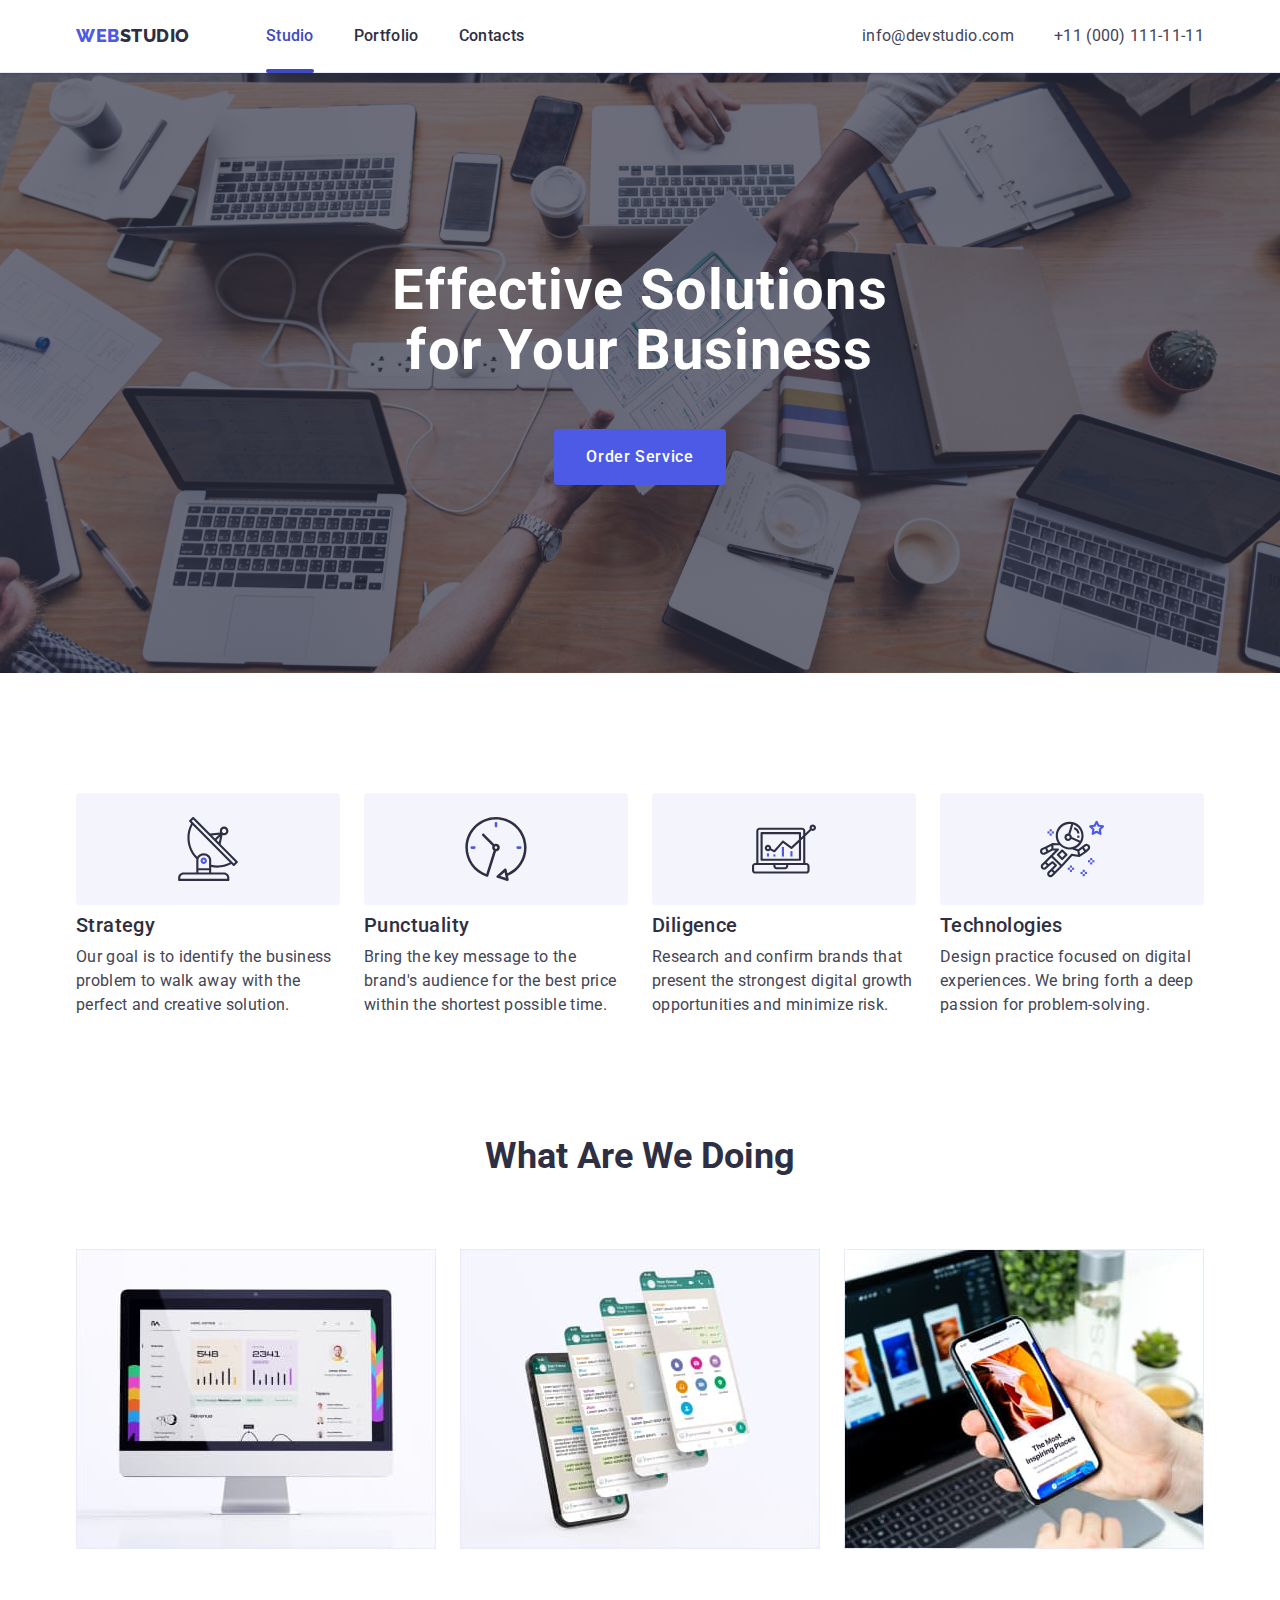
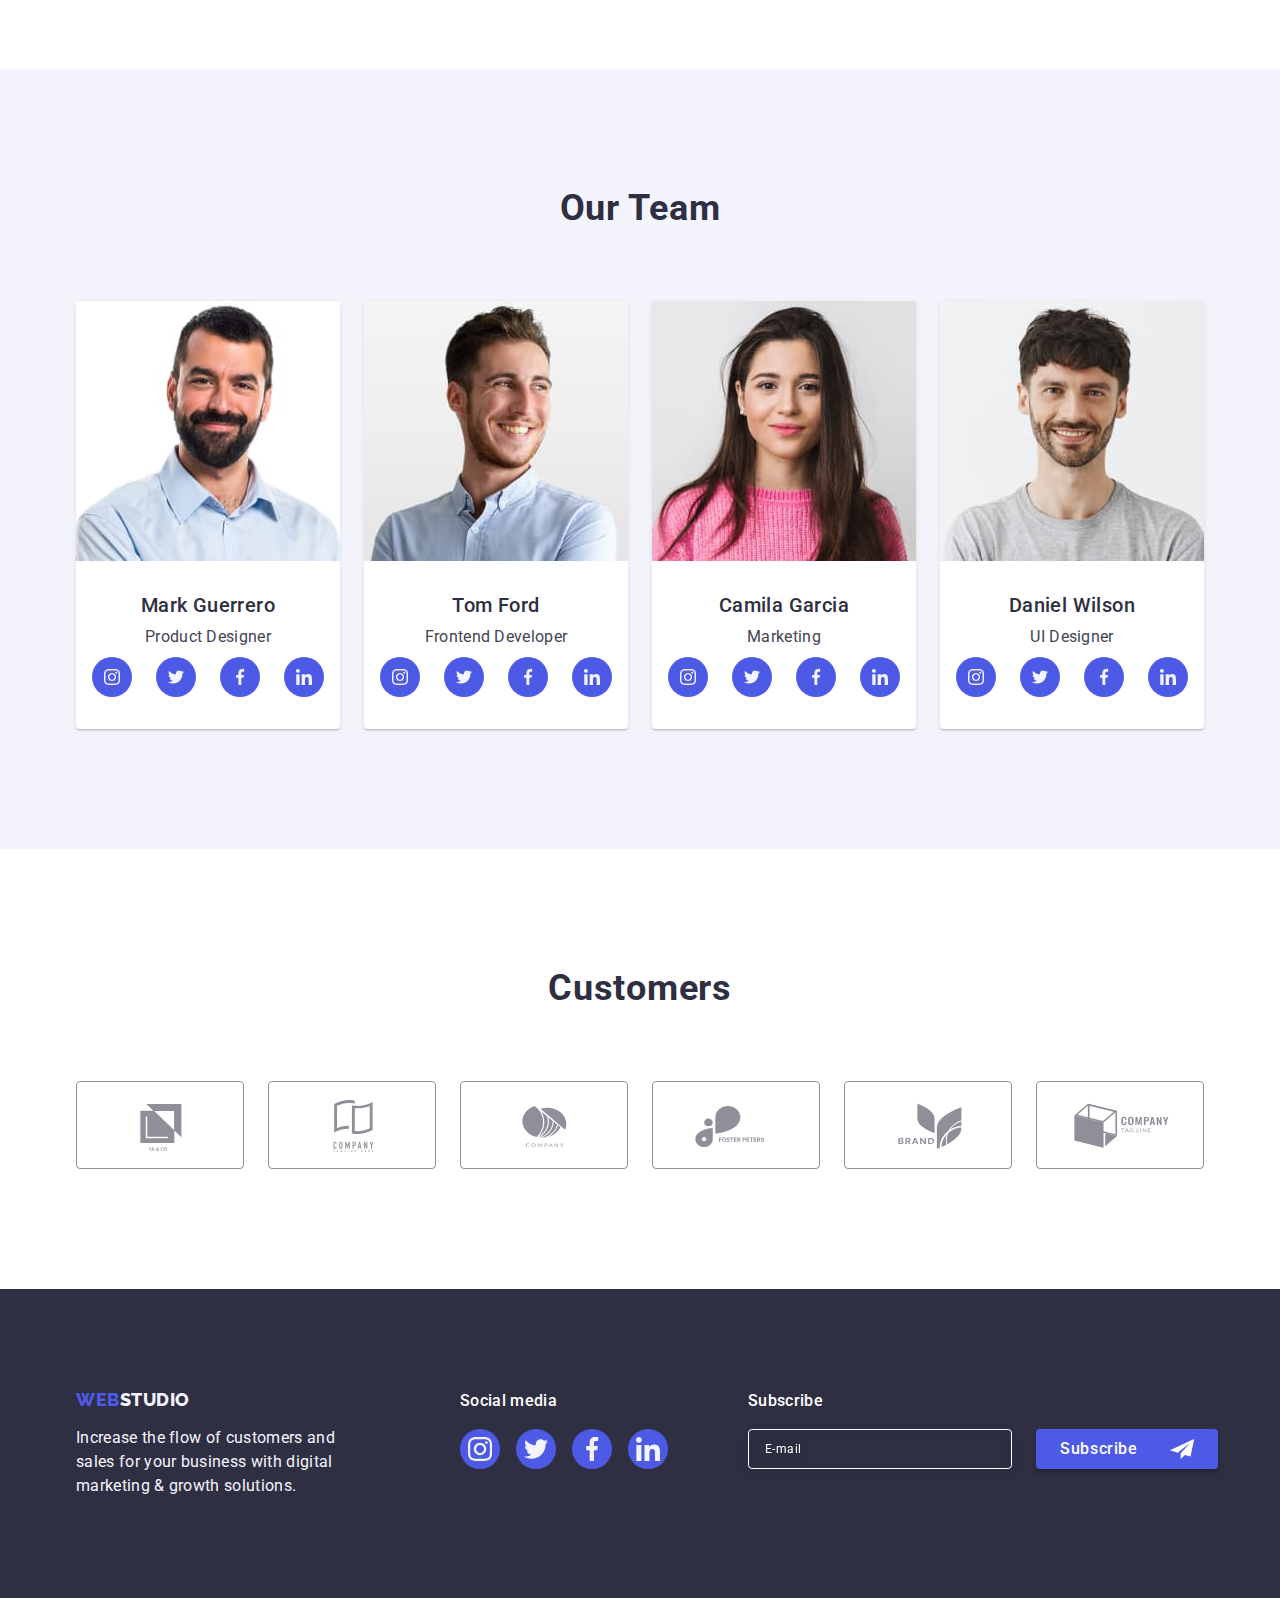
<file: index.html>
<!DOCTYPE html>
<html lang="en">
  <head>
    <meta charset="UTF-8" />
    <meta http-equiv="X-UA-Compatible" content="IE=edge" />
    <meta name="viewport" content="width=device-width, initial-scale=1.0" />
    <title>WEBStudio</title>
    <link rel="preconnect" href="https://fonts.googleapis.com" />
    <link rel="preconnect" href="https://fonts.gstatic.com" crossorigin />
    <link
      href="https://fonts.googleapis.com/css2?family=Raleway:wght@800&family=Roboto:wght@400;500;700&display=swap"
      rel="stylesheet"
    />
    <link
      rel="stylesheet"
      href="https://cdnjs.cloudflare.com/ajax/libs/modern-normalize/2.0.0/modern-normalize.min.css"
    />
    <link rel="stylesheet" href="./css/styles.css" />
  </head>
  <body>
    <header class="page-header">
      <div class="container page-header-container">
        <nav class="page-nav">
          <a class="logo link" href="./index.html"
            >Web<span class="logo-ligh">Studio</span>
          </a>
          <ul class="menu list">
            <li class="menu-item">
              <a class="menu-link link active" href="./index.html">Studio</a>
            </li>

            <li class="menu-item">
              <a class="menu-link link" href="./portfolio.html">Portfolio</a>
            </li>
            <li class="menu-item">
              <a class="menu-link link" href="">Contacts</a>
            </li>
          </ul>
        </nav>
        <address class="contacts">
          <ul class="page-contact list">
            <li class="contact-item">
              <a class="contact-mt link" href="mailto:info@devstudio.com"
                >info@devstudio.com</a
              >
            </li>
            <li class="contact-item">
              <a class="contact-mt link" href="tel:+110001111111"
                >+11 (000) 111-11-11</a
              >
            </li>
          </ul>
        </address>
      </div>
    </header>
    <main>
      <section class="designation">
        <div class="container">
          <h1 class="designation-title">
            Effective Solutions for Your Business
          </h1>
          <button type="button" class="order-btn" data-modal-open>
            Order Service
          </button>
        </div>
      </section>

      <section class="advantage">
        <div class="container">
          <h2 class="visually-hidden">Why Choose Us</h2>
          <ul class="advantage-list list">
            <li class="adv-qual">
              <div class="frame-adv-icon">
                <svg class="adv-icon" width="64" height="64">
                  <use href="./images/icons.svg#antenna"></use>
                </svg>
              </div>
              <h3 class="title-adv">Strategy</h3>
              <p class="defin-adv">
                Our goal is to identify the business problem to walk away with
                the perfect and creative solution.
              </p>
            </li>
            <li class="adv-qual">
              <div class="frame-adv-icon">
                <svg class="adv-icon" width="64" height="64">
                  <use href="./images/icons.svg#clock"></use>
                </svg>
              </div>

              <h3 class="title-adv">Punctuality</h3>
              <p class="defin-adv">
                Bring the key message to the brand's audience for the best price
                within the shortest possible time.
              </p>
            </li>
            <li class="adv-qual">
              <div class="frame-adv-icon">
                <svg class="adv-icon" width="64" height="64">
                  <use href="./images/icons.svg#diagram"></use>
                </svg>
              </div>
              <h3 class="title-adv">Diligence</h3>
              <p class="defin-adv">
                Research and confirm brands that present the strongest digital
                growth opportunities and minimize risk.
              </p>
            </li>
            <li class="adv-qual">
              <div class="frame-adv-icon">
                <svg class="adv-icon" width="64" height="64">
                  <use href="./images/icons.svg#astronaut"></use>
                </svg>
              </div>

              <h3 class="title-adv">Technologies</h3>
              <p class="defin-adv">
                Design practice focused on digital experiences. We bring forth a
                deep passion for problem-solving.
              </p>
            </li>
          </ul>
        </div>
      </section>
      <section class="ourwork">
        <div class="container">
          <h2 class="ourwork-title title-posit">What are we doing</h2>
          <ul class="ourwork-list list">
            <li class="ourwork-art">
              <img src="./images/tab.jpg" alt="tablet" />
            </li>
            <li class="ourwork-art">
              <img src="./images/smartlyer.jpg" alt="smartphone" />
            </li>
            <li class="ourwork-art">
              <img src="./images/smartspc.jpg" alt="smartphone-notedook" />
            </li>
          </ul>
        </div>
      </section>
      <section class="employ">
        <div class="container">
          <h2 class="employ-title title-posit">Our Team</h2>
          <ul class="employ-list list">
            <li class="employ-item">
              <img src="./images/mark.jpg" alt="mark" width="264" />
              <div class="empl-card">
                <h3 class="empl card-title-posit">Mark Guerrero</h3>
                <p class="empl-prof card-txt-posit">Product Designer</p>
                <ul class="list empl-soc-posit">
                  <li class="empl-soc-list">
                    <a href="https://www.instagram.com/" class="empl-links"
                      ><svg class="empl-icon" width="16" height="16">
                        <use href="./images/icons.svg#instagram"></use>
                      </svg>
                    </a>
                  </li>
                  <li class="empl-soc-list">
                    <a href="https://twitter.com/" class="empl-links">
                      <svg class="empl-icon" width="16" height="16">
                        <use href="./images/icons.svg#twitter"></use>
                      </svg>
                    </a>
                  </li>
                  <li class="empl-soc-list">
                    <a href="https://uk-ua.facebook.com/" class="empl-links"
                      ><svg class="empl-icon" width="16" height="16">
                        <use href="./images/icons.svg#facebook"></use>
                      </svg>
                    </a>
                  </li>
                  <li class="empl-soc-list">
                    <a href="https://www.linkedin.com/" class="empl-links"
                      ><svg class="empl-icon" width="16" height="16">
                        <use href="./images/icons.svg#likedin"></use>
                      </svg>
                    </a>
                  </li>
                </ul>
              </div>
            </li>

            <li class="employ-item">
              <img src="./images/tom.jpg" alt="tom" width="264" />
              <div class="empl-card">
                <h3 class="empl card-title-posit">Tom Ford</h3>
                <p class="empl-prof card-txt-posit">Frontend Developer</p>
                <ul class="list empl-soc-posit">
                  <li class="empl-soc-list">
                    <a href="https://www.instagram.com/" class="empl-links"
                      ><svg class="empl-icon" width="16" height="16">
                        <use href="./images/icons.svg#instagram"></use>
                      </svg>
                    </a>
                  </li>
                  <li class="empl-soc-list">
                    <a href="https://twitter.com/" class="empl-links">
                      <svg class="empl-icon" width="16" height="16">
                        <use href="./images/icons.svg#twitter"></use>
                      </svg>
                    </a>
                  </li>
                  <li class="empl-soc-list">
                    <a href="https://uk-ua.facebook.com/" class="empl-links"
                      ><svg class="empl-icon" width="16" height="16">
                        <use href="./images/icons.svg#facebook"></use>
                      </svg>
                    </a>
                  </li>
                  <li class="empl-soc-list">
                    <a href="https://www.linkedin.com/" class="empl-links"
                      ><svg class="empl-icon" width="16" height="16">
                        <use href="./images/icons.svg#likedin"></use>
                      </svg>
                    </a>
                  </li>
                </ul>
              </div>
            </li>
            <li class="employ-item">
              <img src="./images/gamila.jpg" alt="gamila" width="264" />
              <div class="empl-card">
                <h3 class="empl card-title-posit">Camila Garcia</h3>
                <p class="empl-prof card-txt-posit">Marketing</p>
                <ul class="list empl-soc-posit">
                  <li class="empl-soc-list">
                    <a href="https://www.instagram.com/" class="empl-links"
                      ><svg class="empl-icon" width="16" height="16">
                        <use href="./images/icons.svg#instagram"></use>
                      </svg>
                    </a>
                  </li>
                  <li class="empl-soc-list">
                    <a href="https://twitter.com/" class="empl-links">
                      <svg class="empl-icon" width="16" height="16">
                        <use href="./images/icons.svg#twitter"></use>
                      </svg>
                    </a>
                  </li>
                  <li class="empl-soc-list">
                    <a href="https://uk-ua.facebook.com/" class="empl-links"
                      ><svg class="empl-icon" width="16" height="16">
                        <use href="./images/icons.svg#facebook"></use>
                      </svg>
                    </a>
                  </li>
                  <li class="empl-soc-list">
                    <a href="https://www.linkedin.com/" class="empl-links"
                      ><svg class="empl-icon" width="16" height="16">
                        <use href="./images/icons.svg#likedin"></use>
                      </svg>
                    </a>
                  </li>
                </ul>
              </div>
            </li>
            <li class="employ-item">
              <img src="./images/daniel.jpg" alt="daniel" width="264" />
              <div class="empl-card">
                <h3 class="empl card-title-posit">Daniel Wilson</h3>
                <p class="empl-prof card-txt-posit">UI Designer</p>
                <ul class="list empl-soc-posit">
                  <li class="empl-soc-list">
                    <a href="https://www.instagram.com/" class="empl-links"
                      ><svg class="empl-icon" width="16" height="16">
                        <use href="./images/icons.svg#instagram"></use>
                      </svg>
                    </a>
                  </li>
                  <li class="empl-soc-list">
                    <a href="https://twitter.com/" class="empl-links">
                      <svg class="empl-icon" width="16" height="16">
                        <use href="./images/icons.svg#twitter"></use>
                      </svg>
                    </a>
                  </li>
                  <li class="empl-soc-list">
                    <a href="https://uk-ua.facebook.com/" class="empl-links"
                      ><svg class="empl-icon" width="16" height="16">
                        <use href="./images/icons.svg#facebook"></use>
                      </svg>
                    </a>
                  </li>
                  <li class="empl-soc-list">
                    <a href="https://www.linkedin.com/" class="empl-links"
                      ><svg class="empl-icon" width="16" height="16">
                        <use href="./images/icons.svg#likedin"></use>
                      </svg>
                    </a>
                  </li>
                </ul>
              </div>
            </li>
          </ul>
        </div>
      </section>
      <section class="custom">
        <div class="container">
          <h2 class="custom-title">Customers</h2>
          <ul class="list list-custom-icon">
            <li class="list-custom-point">
              <a href="#" class="link-custom-point">
                <svg class="custom-icon" width="104" height="56">
                  <use href="./images/icons.svg#group1"></use>
                </svg>
              </a>
            </li>
            <li class="list-custom-point">
              <a href="#" class="link-custom-point">
                <svg class="custom-icon" width="104" height="56">
                  <use href="./images/icons.svg#group2"></use>
                </svg>
              </a>
            </li>
            <li class="list-custom-point">
              <a href="#" class="link-custom-point">
                <svg class="custom-icon" width="104" height="56">
                  <use href="./images/icons.svg#group3"></use>
                </svg>
              </a>
            </li>
            <li class="list-custom-point">
              <a href="#" class="link-custom-point">
                <svg class="custom-icon" width="104" height="56">
                  <use href="./images/icons.svg#group4"></use>
                </svg>
              </a>
            </li>
            <li class="list-custom-point">
              <a href="#" class="link-custom-point">
                <svg class="custom-icon" width="104" height="56">
                  <use href="./images/icons.svg#group5"></use>
                </svg>
              </a>
            </li>
            <li class="list-custom-point">
              <a href="#" class="link-custom-point">
                <svg class="custom-icon" width="104" height="56">
                  <use href="./images/icons.svg#group6"></use>
                </svg>
              </a>
            </li>
          </ul>
        </div>
      </section>
    </main>
    <footer class="vault">
      <div class="container vault-container">
        <div class="vault-list">
          <a class="logo link logo-valut" href="./index.html"
            >Web<span class="logo-dark">Studio</span>
          </a>
          <p class="vault-txt">
            Increase the flow of customers and sales for your business with
            digital marketing & growth solutions.
          </p>
        </div>

        <div class="valut-soc">
          <p class="vault-soc-title">Social media</p>
          <ul class="list valut-soc-posit">
            <li class="valut-soc-list">
              <a href="https://www.instagram.com/" class="valut-links"
                ><svg class="valut-icon" width="24" height="24">
                  <use href="./images/icons.svg#instagram"></use>
                </svg>
              </a>
            </li>
            <li class="valut-soc-list">
              <a href="https://twitter.com/" class="valut-links">
                <svg class="valut-icon" width="24" height="24">
                  <use href="./images/icons.svg#twitter"></use>
                </svg>
              </a>
            </li>
            <li class="valut-soc-list">
              <a href="https://uk-ua.facebook.com/" class="valut-links"
                ><svg class="valut-icon" width="24" height="24">
                  <use href="./images/icons.svg#facebook"></use>
                </svg>
              </a>
            </li>
            <li class="valut-soc-list">
              <a href="https://www.linkedin.com/" class="valut-links"
                ><svg class="valut-icon" width="24" height="24">
                  <use href="./images/icons.svg#likedin"></use>
                </svg>
              </a>
            </li>
          </ul>
        </div>
        <div class="vault-sub">
          <p class="vault-sub-title">Subscribe</p>
          <form class="valut-form">
            <label class="valut-form-label">
              <input
                type="email"
                name="valut-email"
                class="valut-input"
                placeholder="E-mail"
              />
            </label>

            <button type="submit" class="valut-input-btn">
              Subscribe

              <svg width="24" height="24" class="subscribe-icon">
                <use href="./images/icons.svg#tg"></use>
              </svg>
            </button>
          </form>
        </div>
      </div>
    </footer>
    <div class="modal-shell is-hidden" data-modal>
      <div class="modal-w" data-modal-open>
        <button class="close-modal-w" type="button" data-modal-close>
          <svg class="modal-close-icon" width="8" height="8">
            <use href="./images/icons.svg#close"></use>
          </svg>
        </button>
        <p class="modal-title">Leave your contacts and we will call you back</p>
        <form class="modal-form">
          <div class="modal-form-cont">
            <label for="user-name" class="modal-form-label">Name</label>
            <div class="modal-input-cont">
              <input
                id="user-name"
                name="user-name"
                type="text"
                class="modal-input"
              />
              <svg class="modal-icon-user" width="18" height="24">
                <use href="./images/icons.svg#name"></use>
              </svg>
            </div>
          </div>
          <div class="modal-form-cont">
            <label for="phone" class="modal-form-label">Phone</label>
            <div class="modal-input-cont">
              <input id="phone" name="phone" type="tel" class="modal-input" />
              <svg class="modal-icon-user" width="18" height="24">
                <use href="./images/icons.svg#tel"></use>
              </svg>
            </div>
          </div>
          <div class="modal-form-cont">
            <label for="email" class="modal-form-label">Email</label>
            <div class="modal-input-cont">
              <input id="email" name="email" type="email" class="modal-input" />
              <svg class="modal-icon-user" width="18" height="24">
                <use href="./images/icons.svg#mail"></use>
              </svg>
            </div>
          </div>
          <div class="modal-form-comment">
            <label for="user-comment" class="modal-form-label">Comment</label>
            <textarea
              name="user-comment"
              id="user-comment"
              placeholder="Text input"
              class="modal-textarea"
            ></textarea>
          </div>
          <div class="modal-chek">
            <input
              value="true"
              name="user-privacy"
              type="checkbox"
              id="user-privacy"
              class="modal-chek-input visually-hidden"
            />

            <label class="modal-chek-label" for="user-privacy"
              ><span class="modal-chek-span">
                <svg width="10" height="8" class="modal-chek-icon">
                  <use href="./images/icons.svg#bird"></use>
                </svg>
              </span>
              I accept the terms and conditions of the

              <a class="modal-chek-link" href="">Privacy Policy</a>
            </label>
          </div>
          <button class="modal-btn-send">Send</button>
        </form>
      </div>
    </div>
    <script src="./js/modal.js"></script>
  </body>
</html>
</file>
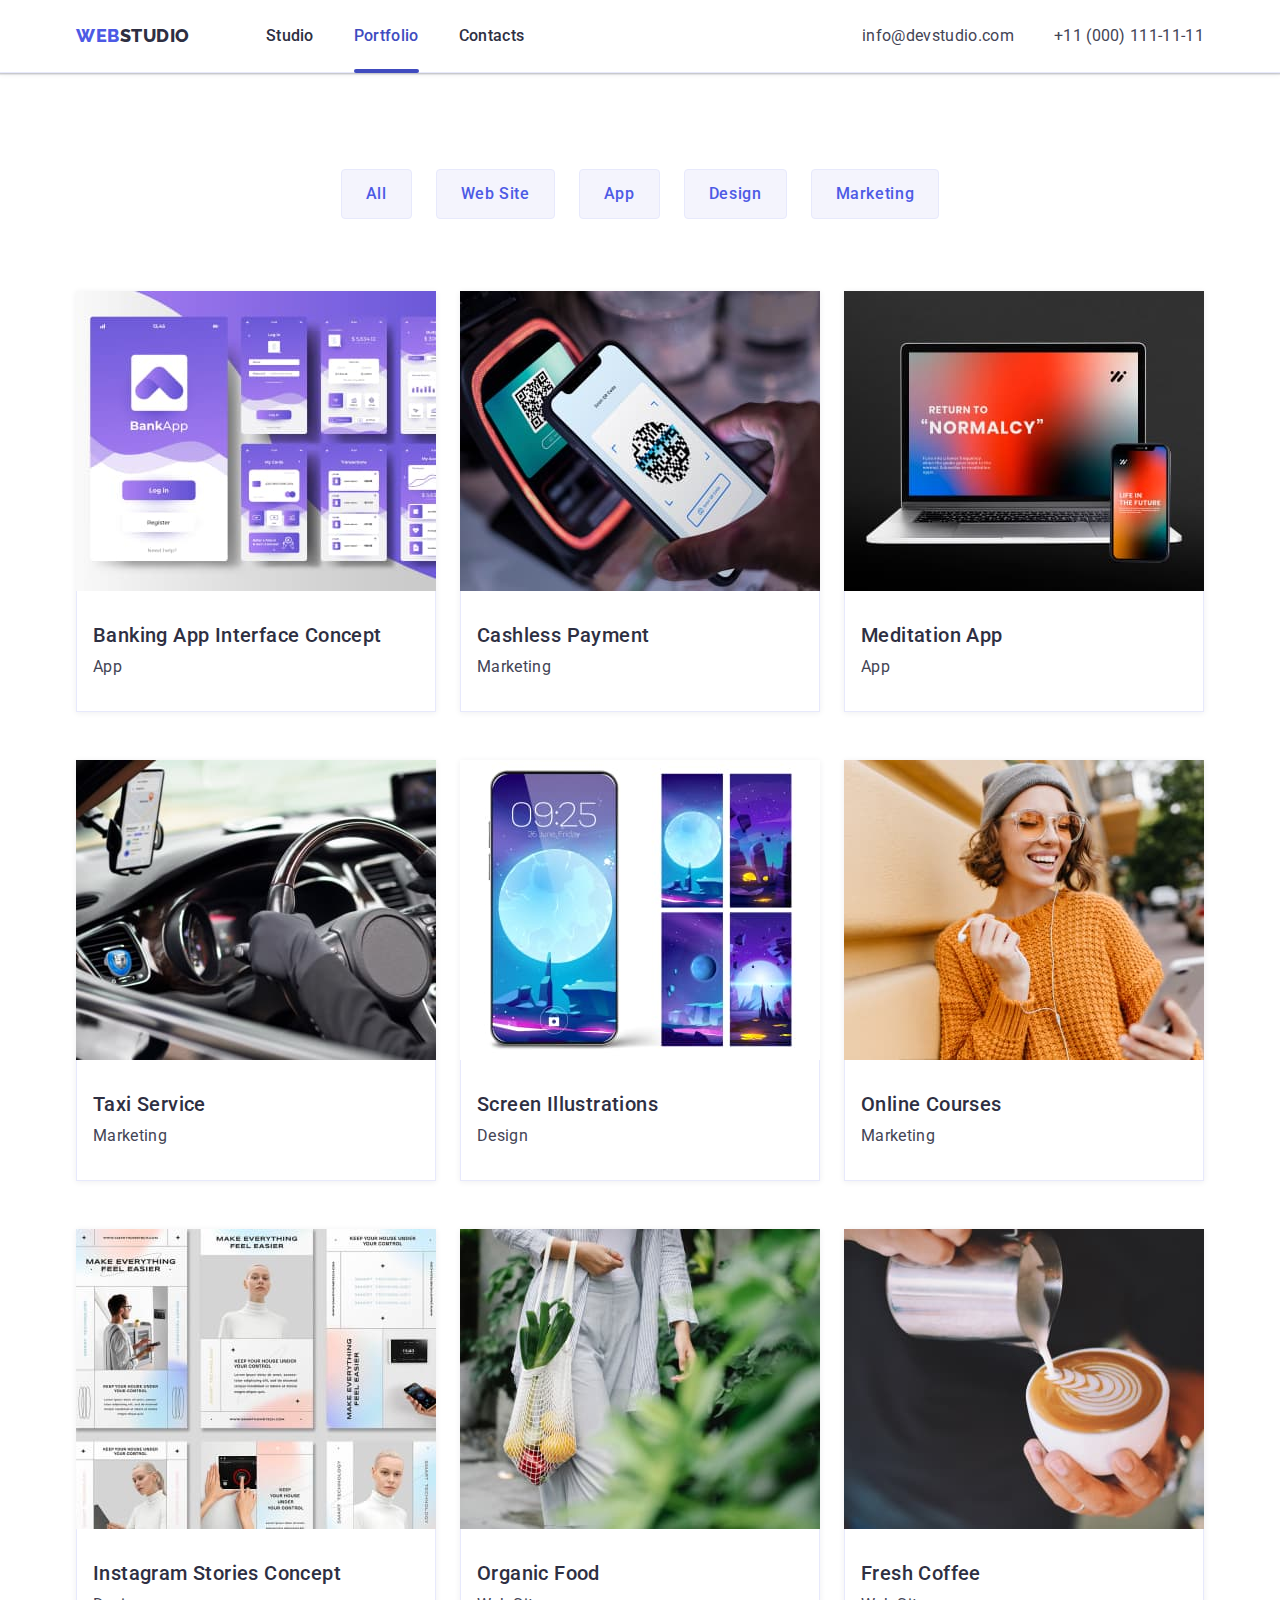
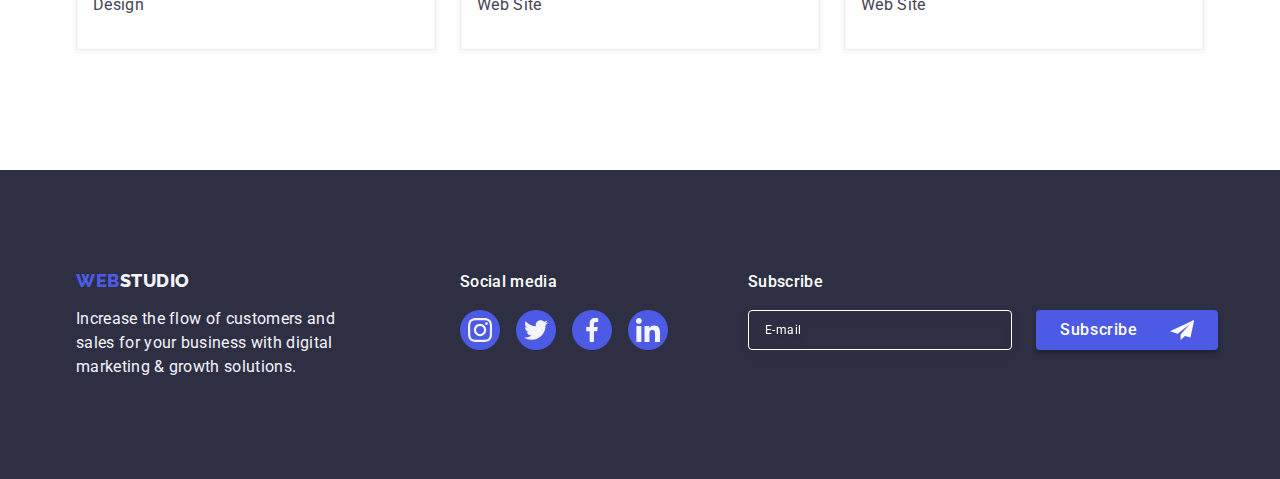
<file: portfolio.html>
<!DOCTYPE html>
<html lang="en">
  <head>
    <meta charset="UTF-8" />
    <meta http-equiv="X-UA-Compatible" content="IE=edge" />
    <meta name="viewport" content="width=device-width, initial-scale=1.0" />
    <title>Portfolio</title>
    <link rel="preconnect" href="https://fonts.googleapis.com" />
    <link rel="preconnect" href="https://fonts.gstatic.com" crossorigin />
    <link
      href="https://fonts.googleapis.com/css2?family=Raleway:wght@800&family=Roboto:wght@400;500;700&display=swap"
      rel="stylesheet"
    />
    <link
      rel="stylesheet"
      href="https://cdnjs.cloudflare.com/ajax/libs/modern-normalize/2.0.0/modern-normalize.min.css"
    />
    <link rel="stylesheet" href="./css/styles.css" />
  </head>
  <body>
    <header class="page-header">
      <div class="container page-header-container">
        <nav class="page-nav">
          <a class="logo link" href="./index.html"
            >Web<span class="logo-ligh">Studio</span>
          </a>
          <ul class="menu list">
            <li class="menu-item">
              <a class="menu-link link" href="./index.html">Studio</a>
            </li>

            <li class="menu-item">
              <a class="menu-link link active" href="./portfolio.html"
                >Portfolio</a
              >
            </li>
            <li class="menu-item">
              <a class="menu-link link" href="">Contacts</a>
            </li>
          </ul>
        </nav>
        <address class="contacts">
          <ul class="page-contact list">
            <li class="contact-item">
              <a class="contact-mt link" href="mailto:info@devstudio.com"
                >info@devstudio.com</a
              >
            </li>
            <li class="contact-item">
              <a class="contact-mt link" href="tel:+110001111111"
                >+11 (000) 111-11-11</a
              >
            </li>
          </ul>
        </address>
      </div>
    </header>
    <main>
      <section class="fold">
        <div class="container">
          <h1 class="visually-hidden">Portfolio</h1>
          <ul class="btn-list list">
            <li><button type="button" class="guide-btn link">All</button></li>
            <li>
              <button type="button" class="guide-btn link">Web Site</button>
            </li>
            <li><button type="button" class="guide-btn link">App</button></li>
            <li>
              <button type="button" class="guide-btn link">Design</button>
            </li>
            <li>
              <button type="button" class="guide-btn link">Marketing</button>
            </li>
          </ul>

          <ul class="all-cont list link">
            <li class="all-cont-posit">
              <a class="link all-cont-link" href=""
                ><div class="img-box">
                  <img
                    src="./images/imgof.jpg"
                    width="360"
                    alt="menu-concept"
                  />
                  <p class="img-box-txt">
                    14 Stylish and User-Friendly App Design Concepts · Task
                    Manager App · Calorie Tracker App · Exotic Fruit Ecommerce
                    App · Cloud Storage App
                  </p>
                </div>
                <div class="frame">
                  <h2 class="card-title-posit specification">
                    Banking App Interface Concept
                  </h2>
                  <p class="card-txt-posit specification-p">App</p>
                </div>
              </a>
            </li>
            <li class="all-cont-posit">
              <a class="link all-cont-link" href="">
                <div class="img-box">
                  <img
                    src="./images/imgos.jpg"
                    width="360"
                    alt="qr-code-smartphone"
                  />
                  <p class="img-box-txt">
                    14 Stylish and User-Friendly App Design Concepts · Task
                    Manager App · Calorie Tracker App · Exotic Fruit Ecommerce
                    App · Cloud Storage App
                  </p>
                </div>
                <div class="frame">
                  <h2 class="card-title-posit specification">
                    Cashless Payment
                  </h2>
                  <p class="card-txt-posit specification-p">Marketing</p>
                </div></a
              >
            </li>
            <li class="all-cont-posit">
              <a class="link all-cont-link" href="">
                <div class="img-box">
                  <img
                    src="./images/imgot.jpg"
                    width="360"
                    alt="smartphone-and-notebook"
                  />
                  <p class="img-box-txt">
                    14 Stylish and User-Friendly App Design Concepts · Task
                    Manager App · Calorie Tracker App · Exotic Fruit Ecommerce
                    App · Cloud Storage App
                  </p>
                </div>
                <div class="frame">
                  <h2 class="card-title-posit specification">Meditation App</h2>
                  <p class="card-txt-posit specification-p">App</p>
                </div></a
              >
            </li>
            <li class="all-cont-posit">
              <a class="link all-cont-link" href="">
                <div class="img-box">
                  <img
                    src="./images/imgtf.jpg"
                    width="360"
                    alt="car-interior"
                  />
                  <p class="img-box-txt">
                    14 Stylish and User-Friendly App Design Concepts · Task
                    Manager App · Calorie Tracker App · Exotic Fruit Ecommerce
                    App · Cloud Storage App
                  </p>
                </div>
                <div class="frame">
                  <h2 class="card-title-posit specification">Taxi Service</h2>
                  <p class="card-txt-posit specification-p">Marketing</p>
                </div></a
              >
            </li>
            <li class="all-cont-posit">
              <a class="link all-cont-link" href="">
                <div class="img-box">
                  <img
                    src="./images/imgts.jpg"
                    width="360"
                    alt="smartphone-moon"
                  />
                  <p class="img-box-txt">
                    14 Stylish and User-Friendly App Design Concepts · Task
                    Manager App · Calorie Tracker App · Exotic Fruit Ecommerce
                    App · Cloud Storage App
                  </p>
                </div>
                <div class="frame">
                  <h2 class="card-title-posit specification">
                    Screen Illustrations
                  </h2>
                  <p class="card-txt-posit specification-p">Design</p>
                </div></a
              >
            </li>
            <li class="all-cont-posit">
              <a class="link all-cont-link" href="">
                <div class="img-box">
                  <img src="./images/imgtt.jpg" width="360" alt="girl" />
                  <p class="img-box-txt">
                    14 Stylish and User-Friendly App Design Concepts · Task
                    Manager App · Calorie Tracker App · Exotic Fruit Ecommerce
                    App · Cloud Storage App
                  </p>
                </div>
                <div class="frame">
                  <h2 class="card-title-posit specification">Online Courses</h2>
                  <p class="card-txt-posit specification-p">Marketing</p>
                </div></a
              >
            </li>
            <li class="all-cont-posit">
              <a class="link all-cont-link" href="">
                <div class="img-box">
                  <img
                    src="./images/imgthf.jpg"
                    width="360"
                    alt="photo-woman"
                  />
                  <p class="img-box-txt">
                    14 Stylish and User-Friendly App Design Concepts · Task
                    Manager App · Calorie Tracker App · Exotic Fruit Ecommerce
                    App · Cloud Storage App
                  </p>
                </div>
                <div class="frame">
                  <h2 class="card-title-posit specification">
                    Instagram Stories Concept
                  </h2>
                  <p class="card-txt-posit specification-p">Design</p>
                </div></a
              >
            </li>
            <li class="all-cont-posit">
              <a class="link all-cont-link" href="">
                <div class="img-box">
                  <img
                    src="./images/imgths.jpg"
                    width="360"
                    alt="wegetable-in-bag"
                  />
                  <p class="img-box-txt">
                    14 Stylish and User-Friendly App Design Concepts · Task
                    Manager App · Calorie Tracker App · Exotic Fruit Ecommerce
                    App · Cloud Storage App
                  </p>
                </div>

                <div class="frame">
                  <h2 class="card-title-posit specification">Organic Food</h2>
                  <p class="card-txt-posit specification-p">Web Site</p>
                </div></a
              >
            </li>
            <li class="all-cont-posit">
              <a class="link all-cont-link" href="">
                <div class="img-box">
                  <img src="./images/imgtht.jpg" width="360" alt="cofe-late" />
                  <p class="img-box-txt">
                    14 Stylish and User-Friendly App Design Concepts · Task
                    Manager App · Calorie Tracker App · Exotic Fruit Ecommerce
                    App · Cloud Storage App
                  </p>
                </div>
                <div class="frame">
                  <h2 class="card-title-posit specification">Fresh Coffee</h2>
                  <p class="card-txt-posit specification-p">Web Site</p>
                </div></a
              >
            </li>
          </ul>
        </div>
      </section>
    </main>
    <footer class="vault">
      <div class="container vault-container">
        <div class="vault-list">
          <a class="logo link logo-valut" href="./index.html"
            >Web<span class="logo-dark">Studio</span>
          </a>
          <p class="vault-txt">
            Increase the flow of customers and sales for your business with
            digital marketing & growth solutions.
          </p>
        </div>

        <div class="valut-soc">
          <p class="vault-soc-title">Social media</p>
          <ul class="list valut-soc-posit">
            <li class="valut-soc-list">
              <a href="https://www.instagram.com/" class="valut-links"
                ><svg class="valut-icon" width="24" height="24">
                  <use href="./images/icons.svg#instagram"></use>
                </svg>
              </a>
            </li>
            <li class="valut-soc-list">
              <a href="https://twitter.com/" class="valut-links">
                <svg class="valut-icon" width="24" height="24">
                  <use href="./images/icons.svg#twitter"></use>
                </svg>
              </a>
            </li>
            <li class="valut-soc-list">
              <a href="https://uk-ua.facebook.com/" class="valut-links"
                ><svg class="valut-icon" width="24" height="24">
                  <use href="./images/icons.svg#facebook"></use>
                </svg>
              </a>
            </li>
            <li class="valut-soc-list">
              <a href="https://www.linkedin.com/" class="valut-links"
                ><svg class="valut-icon" width="24" height="24">
                  <use href="./images/icons.svg#likedin"></use>
                </svg>
              </a>
            </li>
          </ul>
        </div>
        <div class="vault-sub">
          <p class="vault-sub-title">Subscribe</p>
          <form class="valut-form">
            <label class="valut-form-label">
              <input
                type="email"
                name="valut-email"
                class="valut-input"
                placeholder="E-mail"
            /></label>

            <button type="submit" class="valut-input-btn">
              Subscribe

              <svg width="24" height="24" class="subscribe-icon">
                <use href="./images/icons.svg#tg"></use>
              </svg>
            </button>
          </form>
        </div>
      </div>
    </footer>
  </body>
</html>
</file>
<file: css/styles.css>
.list {
  list-style: none;
}
.link {
  text-decoration: none;
}
button {
  cursor: pointer;
}

h1,
h2,
h3,
h4,
p {
  margin-top: 0;
  margin-bottom: 0;
}
ul,
ol {
  margin-top: 0;
  margin-bottom: 0;
  margin-left: 0;
  padding: 0;
}

img {
  display: block;
}

.container {
  width: 1158px;
  margin: 0 auto;
  padding: 0 15px;
}

.visually-hidden {
  position: absolute;
  width: 1px;
  height: 1px;
  margin: -1px;
  border: 0;
  padding: 0;
  white-space: nowrap;
  clip-path: inset(100%);
  clip: rect(0 0 0 0);
  overflow: hidden;
}

.title-posit {
  margin-bottom: 72px;
}
.card-title-posit {
  margin-bottom: 8px;
}

.logo {
  display: inline-block;
  text-transform: uppercase;
  font-family: "Raleway", sans-serif;
  font-weight: 800;
  font-size: 18px;
  line-height: 1.17;
  letter-spacing: 0.03em;
  color: var(--subsid-color);
  margin-right: 76px;
}
.logo-valut {
  margin-bottom: 16px;
}

.logo-ligh {
  color: var(--ancillary-color);
}

.logo-dark {
  color: var(--log-stud-col);
}

:root {
  --subsid-color: #4d5ae5;
  --logo-font: "Raleway", sans-serif;
  --dark-bgr: #2e2f42;
  --ancillary-color: #2e2f42;
  --backgr-color: #ffffff;
  --log-stud-col: #f4f4fd;
  --body-color: #434455;
  --backgr-btn: #404bbf;
  --fold-btn-color: #e7e9fc;
  --frame-custom-color: #8e8f99;
  --hfsoc-valut: #31d0aa;
  --modal-color: #fcfcfc;
}

body {
  font-family: "Raleway", sans-serif;
  font-family: "Roboto", sans-serif;
  background-color: var(--backgr-color);
  color: var(--body-color);
}

.page-header {
  background-color: color #e7e9fc;
  display: flex;
  border-bottom: 1px solid #e7e9fc;
  position: relative;
  color: var(--backgr-btn);
  box-shadow: 0px 2px 1px rgba(46, 47, 66, 0.08),
    0px 1px 1px rgba(46, 47, 66, 0.16), 0px 1px 6px rgba(46, 47, 66, 0.08);
}

.page-header-container {
  display: flex;
  align-items: center;
}

.page-nav {
  display: flex;
  align-items: center;
}

.menu {
  display: flex;
  gap: 40px;
}

.menu-link {
  font-weight: 500;
  font-size: 16px;
  letter-spacing: 0.02em;
  line-height: 1.5;
  color: var(--ancillary-color);
  padding: 0 15px;
  display: block;
  padding: 24px 0;
  position: relative;
  transition: color 250ms cubic-bezier(0.4, 0, 0.2, 1);
}
.menu-link:hover,
.menu-link:focus {
  color: var(--backgr-btn);
}

.menu-link.active {
  color: var(--backgr-btn);
}

.menu-link.active::after {
  content: "";
  position: absolute;
  left: 0;
  bottom: -1px;
  display: block;
  width: 100%;
  height: 4px;
  border-radius: 2px;
  background-color: var(--backgr-btn);
}

.contacts {
  font-style: normal;
  line-height: 1.5;
  margin-left: auto;
}

.page-contact {
  display: flex;
  gap: 40px;
}

.contact-mt {
  font-size: 16px;
  letter-spacing: 0.02em;
  color: var(--body-color);
  padding: 24px 0;
  transition: color 250ms cubic-bezier(0.4, 0, 0.2, 1);
}
.contact-mt:hover,
.contact-mt:focus {
  color: var(--backgr-btn);
}

.order-btn {
  font-family: "Roboto", sans-serif;
  font-weight: 500;
  font-size: 16px;
  display: block;
  letter-spacing: 0.04em;
  line-height: 1.5;
  color: var(--backgr-color);
  padding: 16px 32px;
  min-width: 169px;
  background: var(--subsid-color);
  height: 56px;
  border: none;
  border-radius: 4px;
  margin: 0 auto;
  margin-top: 48px;
  transition: background-color 250ms cubic-bezier(0.4, 0, 0.2, 1);
}

.order-btn:hover,
.order-btn:focus {
  background-color: var(--backgr-btn);
  border: none;
}

.designation {
  max-width: 1440px;
  background-color: var(--ancillary-color);
  padding: 188px 0;
  margin: 0 auto;
  background-image: linear-gradient(
      to bottom,
      rgba(46, 47, 66, 0.7),
      rgba(46, 47, 66, 0.7)
    ),
    url(../images/people-office.jpg);
  background-repeat: no-repeat;
  background-position: center;
  background-size: cover;
}

.designation-title {
  max-width: 496px;
  font-weight: 700;
  font-size: 56px;
  line-height: 1.07;
  letter-spacing: 0.02em;
  color: var(--backgr-color);
  text-align: center;
  margin-left: auto;
  margin-right: auto;
}
.advantage {
  padding-top: 120px;
  padding-bottom: 120px;
}

.advantage-title {
  font-weight: 700;
  font-size: 36px;
  line-height: 1.11;
  letter-spacing: 0.02em;
  color: var(--ancillary-color);
  margin-left: auto;
  margin-right: auto;
  text-align: center;
}

.advantage-list {
  display: flex;
  gap: 24px;
}

.adv-qual {
  justify-content: left;
  width: calc((100% - 72px) / 4);
}

.title-adv {
  font-weight: 500;
  font-size: 20px;
  line-height: 1.2;
  letter-spacing: 0.02em;
  color: var(--ancillary-color);
  margin-bottom: 8px;
}
.defin-adv {
  font-size: 16px;
  letter-spacing: 0.02em;
  line-height: 1.5;
}

.frame-adv-icon {
  display: flex;
  background-color: var(--log-stud-col);
  justify-content: center;
  align-items: center;
  height: 112px;
  margin-bottom: 8px;
  border-radius: 4px;
}

.ourwork {
  padding-bottom: 120px;
}

.ourwork-title {
  font-weight: 700;
  font-size: 36px;
  line-height: 1.11;
  text-align: center;
  text-transform: capitalize;
  color: var(--ancillary-color);
}

.ourwork-list {
  display: flex;
  gap: 24px;
}
.ourwork-art {
  width: calc((100% - 48px) / 3);
}

.employ {
  background-color: var(--log-stud-col);
  padding: 120px 0;
}

.employ-title {
  font-weight: 700;
  font-size: 36px;
  line-height: 1.11;
  text-align: center;
  text-transform: capitalize;
  letter-spacing: 0.02em;
  color: var(--ancillary-color);
}

.employ-list {
  display: flex;
  gap: 24px;
  background-color: var(--log-stud-col);
}

.employ-item {
  background-color: var(--backgr-color);
  box-shadow: 0px 1px 6px rgba(46, 47, 66, 0.08),
    0px 1px 1px rgba(46, 47, 66, 0.16), 0px 2px 1px rgba(46, 47, 66, 0.08);
  border-radius: 0px 0px 4px 4px;
}

.empl-card {
  padding: 32px 0;
}

.empl {
  font-weight: 500;
  font-size: 20px;
  line-height: 1.2;
  letter-spacing: 0.02em;
  color: var(--ancillary-color);
  text-align: center;
}
.empl-prof {
  font-size: 16px;
  letter-spacing: 0.02em;
  line-height: 1.5;
  text-align: center;
}

.empl-soc-posit {
  display: flex;
  gap: 24px;
  margin-top: 8px;
  justify-content: center;
}

.empl-links {
  transition: background-color 250ms cubic-bezier(0.4, 0, 0.2, 1);
}

.empl-links {
  display: flex;
  justify-content: center;
  align-items: center;
  width: 40px;
  height: 40px;
  border-radius: 50%;
  background-color: var(--subsid-color);
}

.empl-links:hover,
.empl-links:focus {
  background-color: var(--backgr-btn);
}

.empl-icon {
  fill: var(--log-stud-col);
  width: 16px;
  height: 16px;
}

/* CUSTOM */

.custom {
  padding: 120px 0;
}

.custom-title {
  font-weight: 700;
  font-size: 36px;
  line-height: 1.11;
  text-align: center;
  text-transform: capitalize;
  letter-spacing: 0.02em;
  color: var(--ancillary-color);
  margin-bottom: 72px;
}

.list-custom-icon {
  display: flex;
  gap: 24px;
}

.list-custom-point {
  width: calc((100% - 120px) / 6);
  height: 88px;
}

.link-custom-point {
  display: flex;
  justify-content: center;
  align-items: center;
  color: var(--frame-custom-color);
  width: 100%;
  height: 100%;
  border: 1px solid var(--frame-custom-color);
  border-radius: 4px;
  transition: border-color 250ms cubic-bezier(0.4, 0, 0.2, 1),
    color 250ms cubic-bezier(0.4, 0, 0.2, 1);
}

.custom-icon {
  fill: currentColor;
  width: 104px;
  height: 56px;
}

.link-custom-point:hover,
.link-custom-point:focus {
  color: var(--backgr-btn);
  border: 1px solid var(--backgr-btn);
}

/* VALUT */

.vault-container {
  display: flex;
  justify-content: flex-start;
  /* gap: 120px; */
  align-items: baseline;
}

.vault-list {
  margin-right: 120px;
}

.vault {
  background: var(--dark-bgr);
  padding: 100px 0;
}

.vault-txt {
  font-size: 16px;
  letter-spacing: 0.02em;
  line-height: 1.5;
  color: var(--log-stud-col);
  width: 264px;
}

.valut-soc {
  margin-right: 80px;
}

.vault-soc-title {
  font-weight: 500;
  font-size: 16px;
  line-height: 1.5;
  letter-spacing: 0.02em;
  color: var(--backgr-color);

  margin-bottom: 16px;
}

.valut-soc-posit {
  display: flex;
  gap: 16px;
}

.valut-links {
  display: flex;
  justify-content: center;
  align-items: center;
  width: 40px;
  height: 40px;
  border-radius: 50%;
  background-color: var(--subsid-color);
  transition: background-color 250ms cubic-bezier(0.4, 0, 0.2, 1);
}

.valut-links:hover,
.valut-links:focus {
  background-color: var(--hfsoc-valut);
}

.valut-icon {
  fill: var(--log-stud-col);
  width: 24px;
  height: 24px;
}

.vault-sub {
  display: flex;
  flex-direction: column;
}

.valut-form {
  display: flex;
  gap: 24px;
}

.valut-form-label {
}

.valut-form-cont {
  width: 453px;
}

.vault-sub-title {
  font-weight: 500;
  font-size: 16px;
  line-height: 1.5;
  letter-spacing: 0.02em;
  color: var(--backgr-color);
  margin-bottom: 16px;
}

.valut-input {
  border: 1px solid var(--backgr-color);
  background-color: transparent;
  width: 264px;
  height: 40px;
  border-radius: 4px;
  font-size: 12px;
  line-height: 1.5;
  letter-spacing: 0.04em;
  padding-left: 16px;
  filter: drop-shadow(0px 4px 4px rgba(0, 0, 0, 0.15));
  color: var(--backgr-color);
}

.valut-form-label ::placeholder {
  color: var(--backgr-color);
}

.valut-input-btn {
  background-color: var(--subsid-color);
  font-family: "Roboto", sans-serif;
  font-weight: 500;
  font-size: 16px;
  line-height: 1.5;
  letter-spacing: 0.04em;
  min-width: 165px;
  height: 40px;
  color: var(--backgr-color);
  padding: 0px 24px;
  display: flex;
  justify-content: center;
  align-items: center;
  gap: 16px;
  border: none;
  border-radius: 4px;
  cursor: pointer;
  box-shadow: 0px 4px 4px 0px rgba(0, 0, 0, 0.25);
  transition: background-color 250ms cubic-bezier(0.4, 0, 0.2, 1);
}

.valut-input-btn:hover,
.valut-input-btn:focus {
  background-color: var(--backgr-btn);
}

.subscribe-icon {
  margin-left: 16px;
  fill: var(--backgr-color);
}

/* modal window */

.modal-shell {
  position: fixed;
  top: 0;
  left: 0;
  width: 100%;
  height: 100%;
  background-color: rgba(46, 47, 66, 0.4);
  transition: opacity 250ms cubic-bezier(0.4, 0, 0.2, 1),
    visibility 250ms cubic-bezier(0.4, 0, 0.2, 1);
}
.is-hidden {
  opacity: 0;
  visibility: hidden;
  pointer-events: none;
}

.modal-w {
  padding: 72px 24px 24px 24px;
  position: absolute;
  top: 50%;
  left: 50%;
  transform: translate(-50%, -50%) scale(1);
  width: 408px;
  min-height: 584px;
  background: var(--modal-color);
  box-shadow: 0px 1px 1px rgba(0, 0, 0, 0.14), 0px 1px 3px rgba(0, 0, 0, 0.12),
    0px 2px 1px rgba(0, 0, 0, 0.2);
  border-radius: 4px;
  transition: transform 250ms cubic-bezier(0.4, 0, 0.2, 1);
}

.close-modal-w {
  position: absolute;
  top: 24px;
  right: 24px;
  width: 24px;
  height: 24px;
  border-radius: 50%;
  display: flex;
  align-items: center;
  justify-content: center;
  background-color: var(--fold-btn-color);
  border: 1px solid rgba(0, 0, 0, 0.1);
  padding: 0;
  cursor: pointer;
  transition: background-color 250ms cubic-bezier(0.4, 0, 0.2, 1),
    border 250ms cubic-bezier(0.4, 0, 0.2, 1);
}

.close-modal-w:hover,
.close-modal-w:focus {
  fill: var(--backgr-color);

  background-color: var(--backgr-btn);
  border: none;
}

.modal-close-icon {
  transition: fill 250ms cubic-bezier(0.4, 0, 0.2, 1);
}

.modal-close-icon:hover,
.modal-close-icon:focus {
  fill: var(--backgr-color);
  border: none;
}
.modal-title {
  font-weight: 500;
  line-height: 1.5;
  text-align: center;
  letter-spacing: 0.02em;
  color: var(--ancillary-color);
  margin-bottom: 16px;
}
.modal-form {
}
.modal-form-cont {
  margin-bottom: 8px;
}
.modal-form-label {
  line-height: 1.17;
  letter-spacing: 0.04em;
  font-size: 12px;
  color: var(--frame-custom-color);
  display: block;
  margin-bottom: 4px;
}

.modal-input-cont {
  position: relative;
}

.modal-input {
  width: 100%;
  height: 40px;
  border: 1px solid rgba(46, 47, 66, 0.4);
  border-radius: 4px;
  background-color: transparent;
  outline: transparent;
  padding-left: 38px;
  transition: border-color 250ms cubic-bezier(0.4, 0, 0.2, 1);
}

.modal-input:hover,
.modal-input:focus {
  border-color: var(--subsid-color);
}

.modal-input:hover + .modal-icon-user,
.modal-input:focus + .modal-icon-user {
  fill: var(--subsid-color);
}

.modal-icon-user:hover + .modal-input,
.modal-icon-user:focus + .modal-input {
  fill: var(--subsid-color);
  border-color: var(--subsid-color);
}

.modal-icon-user {
  transform: translateY(-50%);
  position: absolute;
  transition: fill 250ms cubic-bezier(0.4, 0, 0.2, 1);
  left: 16px;
  top: 50%;
}

.modal-form-comment {
  margin-bottom: 16px;
}

.modal-textarea {
  height: 120px;
  border-radius: 4px;
  line-height: 1.17;
  border: 1px solid rgba(46, 47, 66, 0.4);
  width: 100%;
  color: rgba(46, 47, 66, 0.4);
  letter-spacing: 0.04em;
  background-color: transparent;
  font-size: 12px;
  outline: transparent;
  resize: none;
  padding: 8px 16px;
  transition: border-color 250ms cubic-bezier(0.4, 0, 0.2, 1);
}

.modal-textarea:hover,
.modal-textarea:focus {
  border-color: var(--subsid-color);
}

.modal-textarea:hover::placeholder {
  color: var(--subsid-color);
}

.modal-chek {
  margin-bottom: 24px;
}

.modal-chek-input:checked + .modal-chek-label > .modal-chek-span {
  background-color: var(--backgr-btn);
  border: none;
  fill: var(--log-stud-col);
}
.modal-chek-label {
  letter-spacing: 0.04em;
  line-height: 1.17;
  font-size: 12px;
  color: var(--frame-custom-color);
}
.modal-chek-span {
  display: inline-flex;
  align-items: center;
  border: 1px solid rgba(46, 47, 66, 0.4);
  width: 16px;
  height: 16px;
  justify-content: center;
  border-radius: 2px;
  transition: background-color 250ms cubic-bezier(0.4, 0, 0.2, 1),
    border 250ms cubic-bezier(0.4, 0, 0.2, 1),
    fill 250ms cubic-bezier(0.4, 0, 0.2, 1);
  fill: transparent;
}
.modal-chek-icon {
}

.modal-chek-link {
  color: var(--subsid-color);
}
.modal-btn-send {
  font-family: "Roboto", sans-serif;
  display: block;
  height: 56px;
  letter-spacing: 0.04em;
  line-height: 1.5;
  color: #ffffff;
  border-radius: 4px;
  font-size: 16px;
  border: none;
  font-weight: 500;
  cursor: pointer;
  min-width: 169px;
  background-color: var(--subsid-color);
  transition: background-color 250ms cubic-bezier(0.4, 0, 0.2, 1);
}
/*Portfolio*/

.guide-btn {
  font-family: "Roboto", sans-serif;
  font-style: normal;
  font-weight: 500;
  font-size: 16px;
  line-height: 1.5;
  color: var(--subsid-color);
  background-color: var(--log-stud-col);
  padding: 12px 24px;
  text-align: center;
  letter-spacing: 0.04em;
  border: 1px solid var(--fold-btn-color);
  border-radius: 4px;
  transition: color 250ms cubic-bezier(0.4, 0, 0.2, 1),
    background-color 250ms cubic-bezier(0.4, 0, 0.2, 1),
    border-color 250ms cubic-bezier(0.4, 0, 0.2, 1),
    box-shadow 250ms cubic-bezier(0.4, 0, 0.2, 1);
}

.guide-btn:hover,
.guide-btn:focus {
  border: 1px solid transparent;
  color: var(--backgr-color);
  background-color: var(--backgr-btn);
  box-shadow: 0px 3px 1px 0px rgba(0, 0, 0, 0.1),
    0px 2px 1px 0px rgba(0, 0, 0, 0.08), 0px 2px 2px 0px rgba(0, 0, 0, 0.12);
}

.specification {
  font-weight: 500;
  font-size: 20px;
  line-height: 1.2;
  letter-spacing: 0.02em;
  color: var(--ancillary-color);
}

.specification-p {
  letter-spacing: 0.02em;
  color: var(--body-color);
  line-height: 1.5;
}

.btn-list {
  display: flex;
  margin-bottom: 72px;
  justify-content: center;
  gap: 24px;
}

.all-cont {
  display: flex;
  flex-wrap: wrap;
  gap: 48px 24px;
}

.all-cont-link {
  display: block;
  box-shadow: 0px 1px 6px 0px rgba(46, 47, 66, 0.08);
  transition: box-shadow 250ms cubic-bezier(0.4, 0, 0.2, 1);
}

.all-cont-link:hover,
.all-cont-link:focus {
  box-shadow: 0px 1px 6px 0px rgba(46, 47, 66, 0.08),
    0px 1px 1px 0px rgba(46, 47, 66, 0.16),
    0px 2px 1px 0px rgba(46, 47, 66, 0.08);
}

.img-box {
  position: relative;
  overflow: hidden;
}

.img-box-txt {
  font-size: 16px;
  position: absolute;
  line-height: 1.5;
  top: 0;
  letter-spacing: 0.02em;
  color: var(--log-stud-col);
  background-color: var(--subsid-color);
  padding: 40px 32px;
  width: 100%;
  height: 100%;
  transform: translateY(100%);
  transition: transform 250ms cubic-bezier(0.4, 0, 0.2, 1);
}

.all-cont-link:is(:hover, :focus) .img-box-txt {
  transform: translateY(0);
}
.frame {
  border: 1px solid var(--fold-btn-color);
  border-top: none;
  padding: 32px 16px;
}
.fold {
  padding-top: 96px;
  padding-bottom: 120px;
}
</file>
